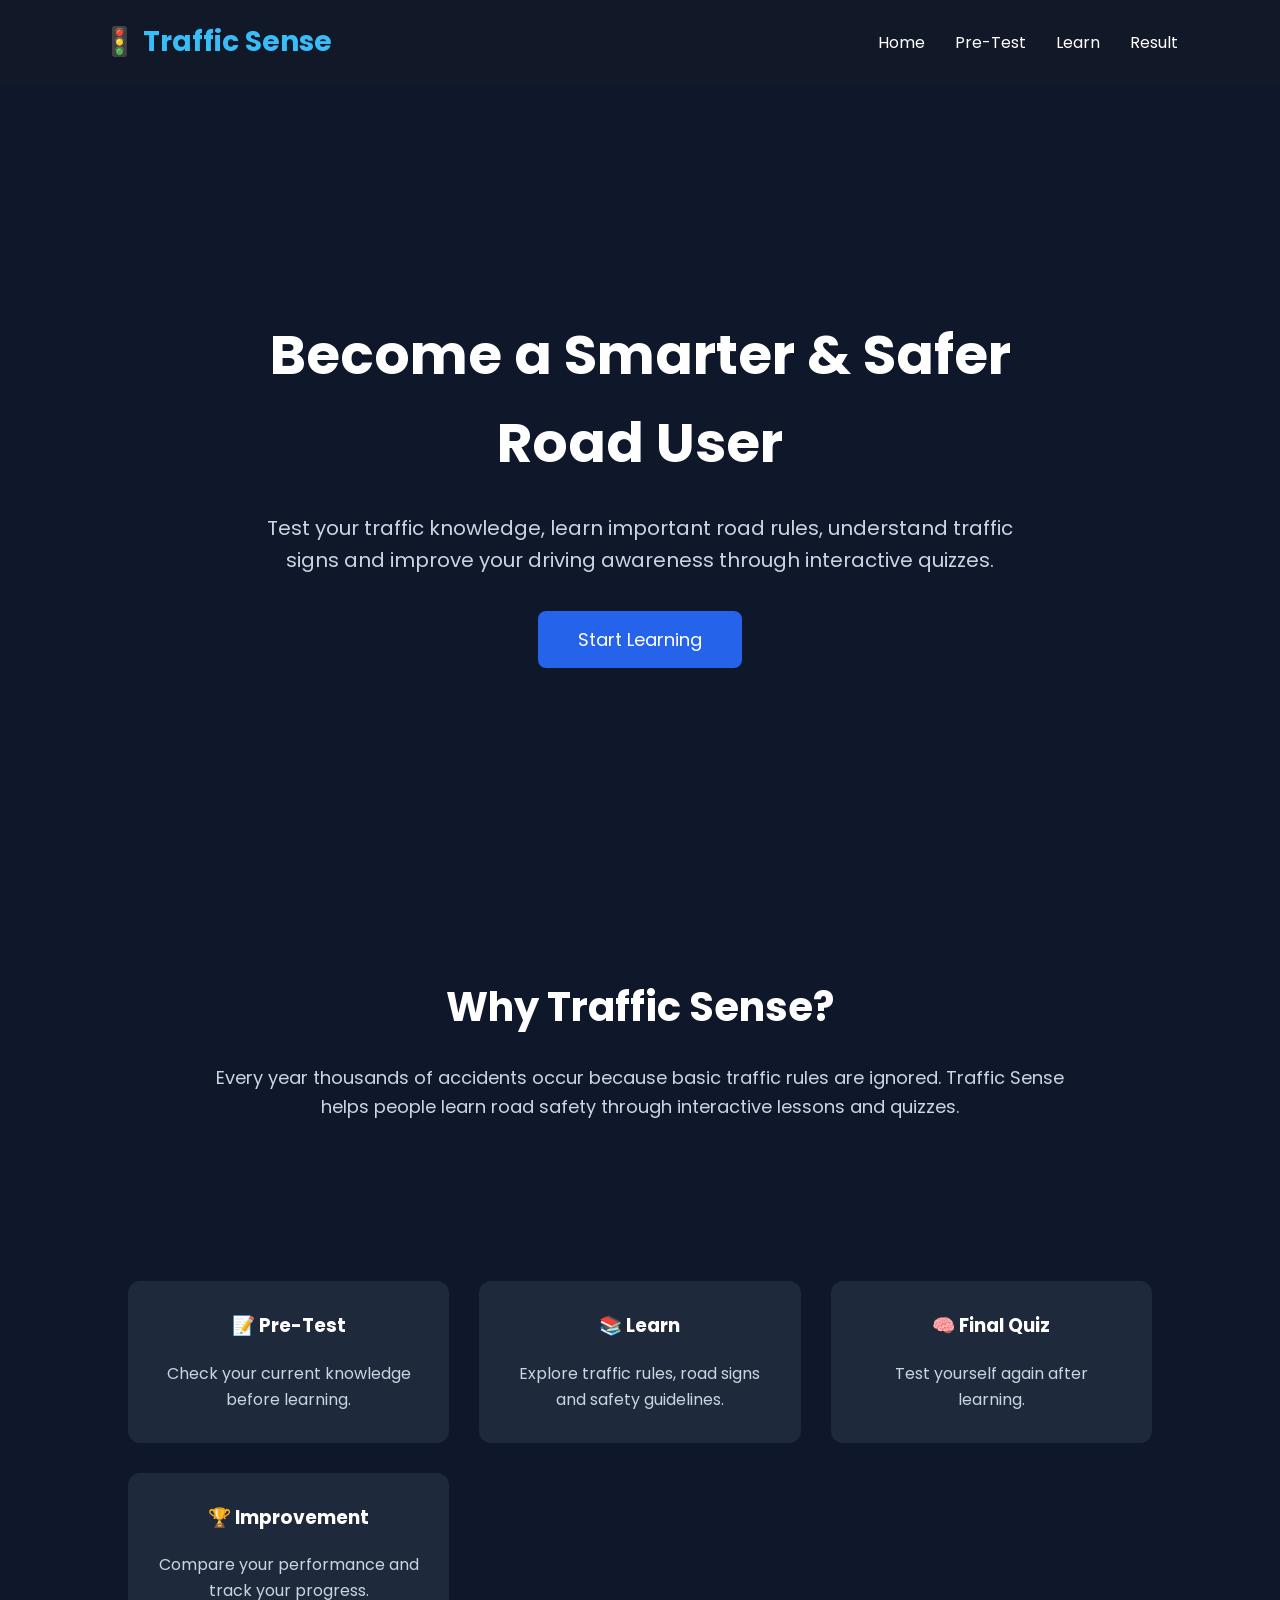
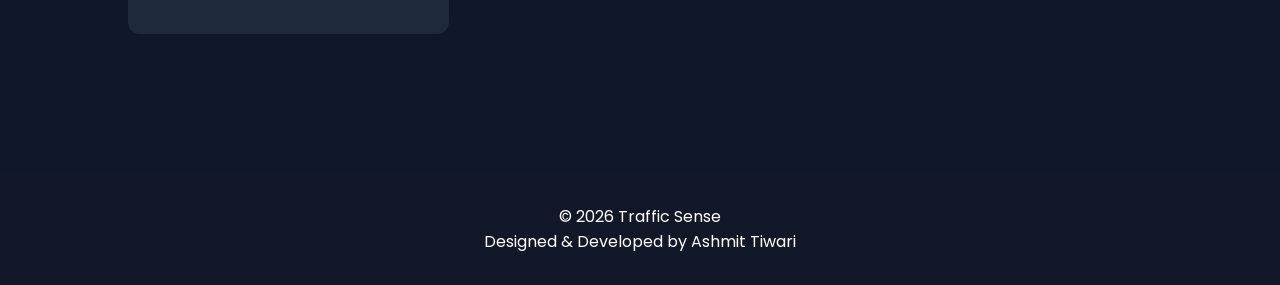
<file: Index.html>
<!DOCTYPE html>
<html lang="en">

<head>

    <meta charset="UTF-8">
    <meta name="viewport" content="width=device-width, initial-scale=1.0">

    <title>Traffic Sense | Learn Road Safety</title>

    <link rel="stylesheet" href="css/style.css">

</head>

<body>

    <!-- ================= NAVIGATION BAR ================= -->

    <header>

        <nav class="navbar">

            <div class="logo">
                🚦 Traffic Sense
            </div>

            <ul class="nav-links">

                <li><a href="index.html">Home</a></li>

                <li><a href="quiz.html">Pre-Test</a></li>

                <li><a href="learn.html">Learn</a></li>

                <li><a href="result.html">Result</a></li>

            </ul>

        </nav>

    </header>



    <!-- ================= HERO SECTION ================= -->

    <section class="hero">

        <div class="hero-content">

            <h1>Become a Smarter & Safer Road User</h1>

            <p>

                Test your traffic knowledge, learn important road rules,
                understand traffic signs and improve your driving awareness
                through interactive quizzes.

            </p>

            <a href="quiz.html">

                <button class="start-btn">

                    Start Learning

                </button>

            </a>

        </div>

    </section>



    <!-- ================= ABOUT ================= -->

    <section class="about">

        <h2>Why Traffic Sense?</h2>

        <p>

            Every year thousands of accidents occur because basic traffic
            rules are ignored.

            Traffic Sense helps people learn road safety through
            interactive lessons and quizzes.

        </p>

    </section>



    <!-- ================= FEATURES ================= -->

    <section class="features">

        <div class="card">

            <h3>📝 Pre-Test</h3>

            <p>
                Check your current knowledge before learning.
            </p>

        </div>



        <div class="card">

            <h3>📚 Learn</h3>

            <p>

                Explore traffic rules, road signs and safety guidelines.

            </p>

        </div>



        <div class="card">

            <h3>🧠 Final Quiz</h3>

            <p>

                Test yourself again after learning.

            </p>

        </div>



        <div class="card">

            <h3>🏆 Improvement</h3>

            <p>

                Compare your performance and track your progress.

            </p>

        </div>

    </section>



    <!-- ================= FOOTER ================= -->

    <footer>

        <p>

            © 2026 Traffic Sense

            <br>

            Designed & Developed by Ashmit Tiwari

        </p>

    </footer>



    <script src="js/script.js"></script>

</body>

</html>
</file>
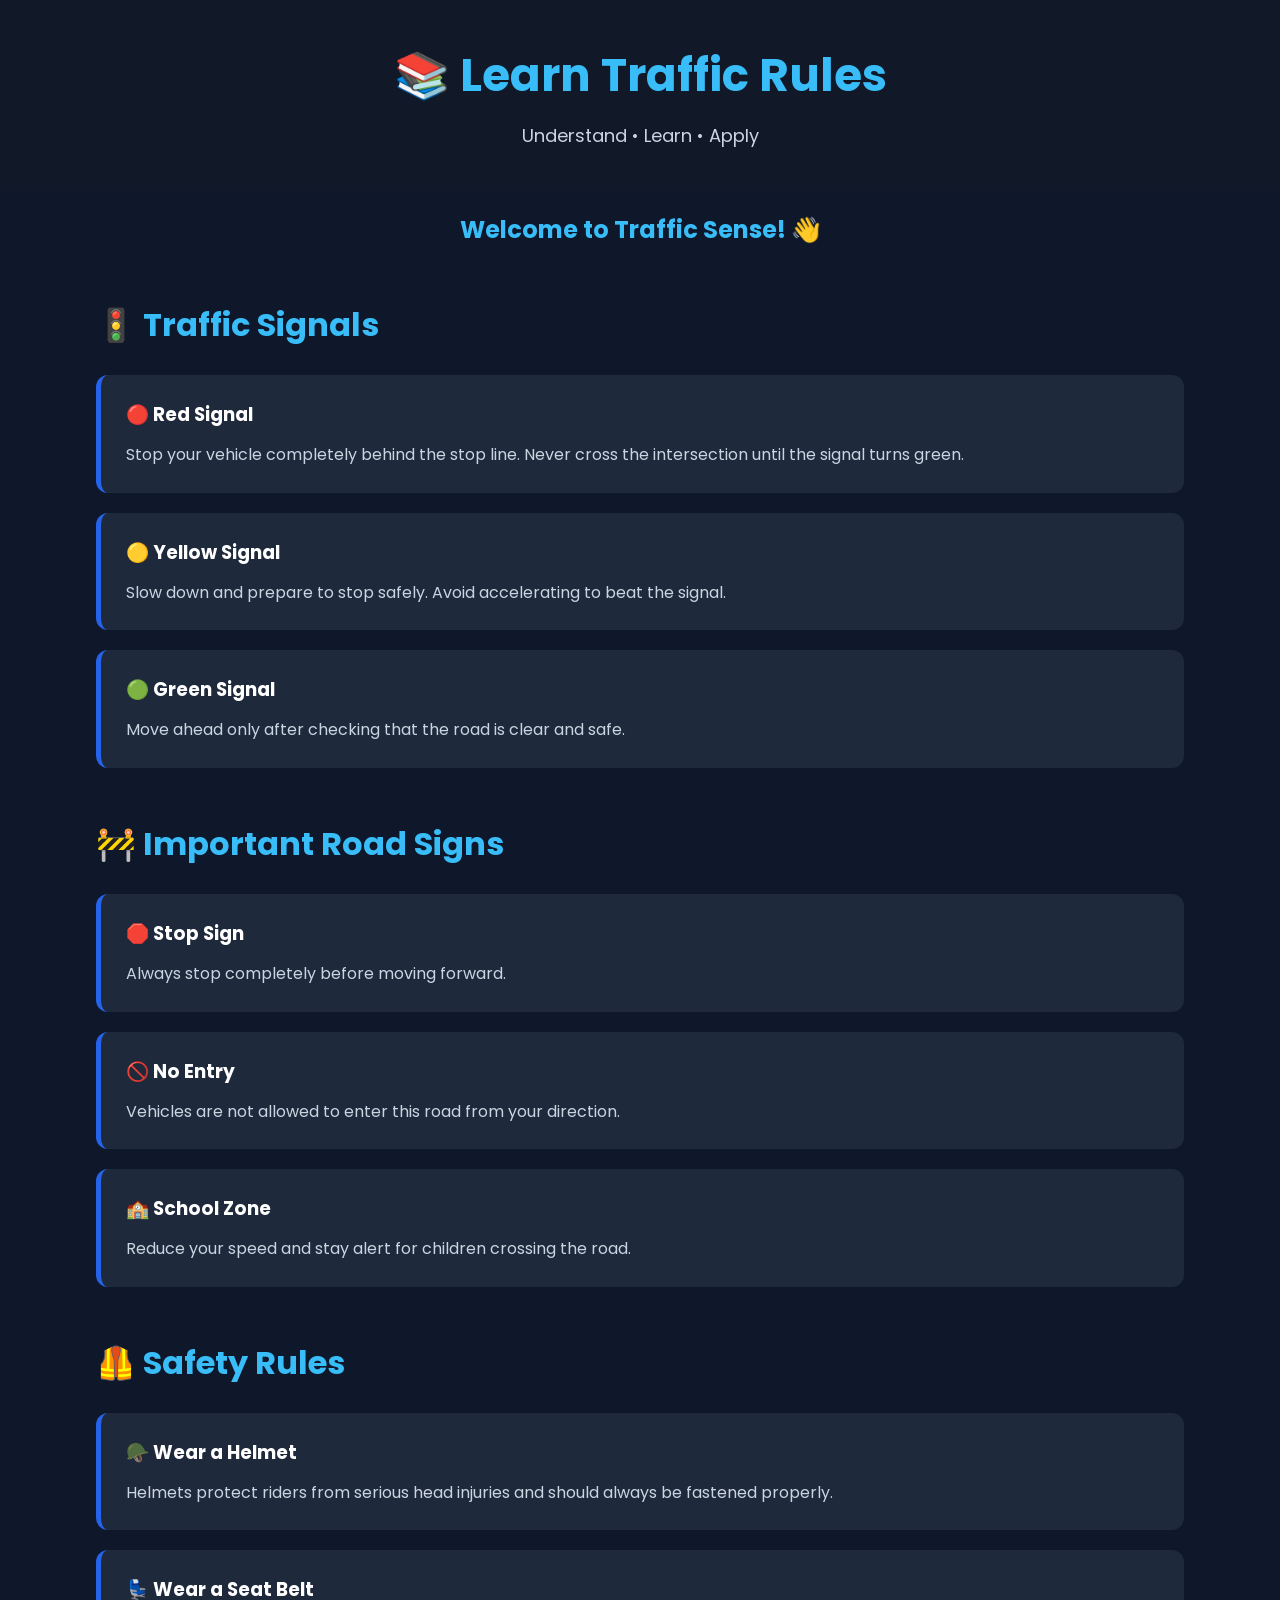
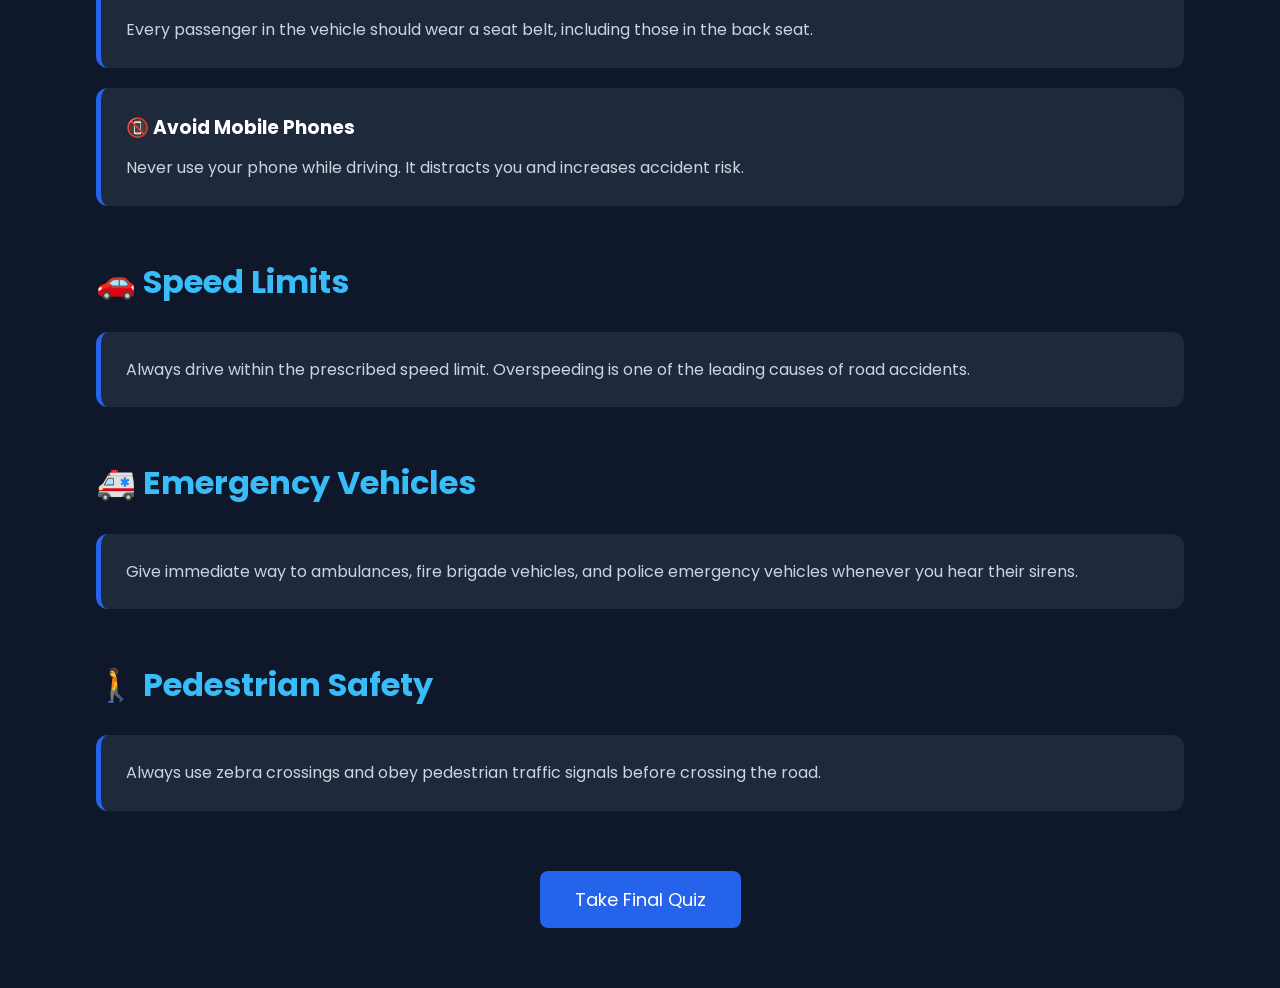
<file: learn.html>
<!DOCTYPE html>
<html lang="en">

<head>

    <meta charset="UTF-8">
    <meta name="viewport" content="width=device-width, initial-scale=1.0">

    <title>Traffic Sense | Learn</title>

    <link rel="stylesheet" href="css/learn.css">

</head>

<body>

<header>

    <h1>📚 Learn Traffic Rules</h1>

    <p>Understand • Learn • Apply</p>

</header>

<main>

    <!-- ================= TRAFFIC SIGNALS ================= -->

    <section class="module">

        <h2>🚦 Traffic Signals</h2>

        <div class="card">

            <h3>🔴 Red Signal</h3>

            <p>
                Stop your vehicle completely behind the stop line. Never cross the intersection until the signal turns green.
            </p>

        </div>

        <div class="card">

            <h3>🟡 Yellow Signal</h3>

            <p>
                Slow down and prepare to stop safely. Avoid accelerating to beat the signal.
            </p>

        </div>

        <div class="card">

            <h3>🟢 Green Signal</h3>

            <p>
                Move ahead only after checking that the road is clear and safe.
            </p>

        </div>

    </section>


    <!-- ================= ROAD SIGNS ================= -->

    <section class="module">

        <h2>🚧 Important Road Signs</h2>

        <div class="card">

            <h3>🛑 Stop Sign</h3>

            <p>
                Always stop completely before moving forward.
            </p>

        </div>

        <div class="card">

            <h3>🚫 No Entry</h3>

            <p>
                Vehicles are not allowed to enter this road from your direction.
            </p>

        </div>

        <div class="card">

            <h3>🏫 School Zone</h3>

            <p>
                Reduce your speed and stay alert for children crossing the road.
            </p>

        </div>

    </section>


    <!-- ================= SAFETY RULES ================= -->

    <section class="module">

        <h2>🦺 Safety Rules</h2>

        <div class="card">

            <h3>🪖 Wear a Helmet</h3>

            <p>
                Helmets protect riders from serious head injuries and should always be fastened properly.
            </p>

        </div>

        <div class="card">

            <h3>💺 Wear a Seat Belt</h3>

            <p>
                Every passenger in the vehicle should wear a seat belt, including those in the back seat.
            </p>

        </div>

        <div class="card">

            <h3>📵 Avoid Mobile Phones</h3>

            <p>
                Never use your phone while driving. It distracts you and increases accident risk.
            </p>

        </div>

    </section>


    <!-- ================= SPEED LIMITS ================= -->

    <section class="module">

        <h2>🚗 Speed Limits</h2>

        <div class="card">

            <p>
                Always drive within the prescribed speed limit. Overspeeding is one of the leading causes of road accidents.
            </p>

        </div>

    </section>


    <!-- ================= EMERGENCY VEHICLES ================= -->

    <section class="module">

        <h2>🚑 Emergency Vehicles</h2>

        <div class="card">

            <p>
                Give immediate way to ambulances, fire brigade vehicles, and police emergency vehicles whenever you hear their sirens.
            </p>

        </div>

    </section>


    <!-- ================= PEDESTRIAN SAFETY ================= -->

    <section class="module">

        <h2>🚶 Pedestrian Safety</h2>

        <div class="card">

            <p>
                Always use zebra crossings and obey pedestrian traffic signals before crossing the road.
            </p>

        </div>

    </section>


    <!-- ================= BUTTON ================= -->

    <div class="next-button">

        <button>

            Take Final Quiz

        </button>

    </div>

</main>

<script src="js/learn.js"></script>

</body>

</html>
</file>
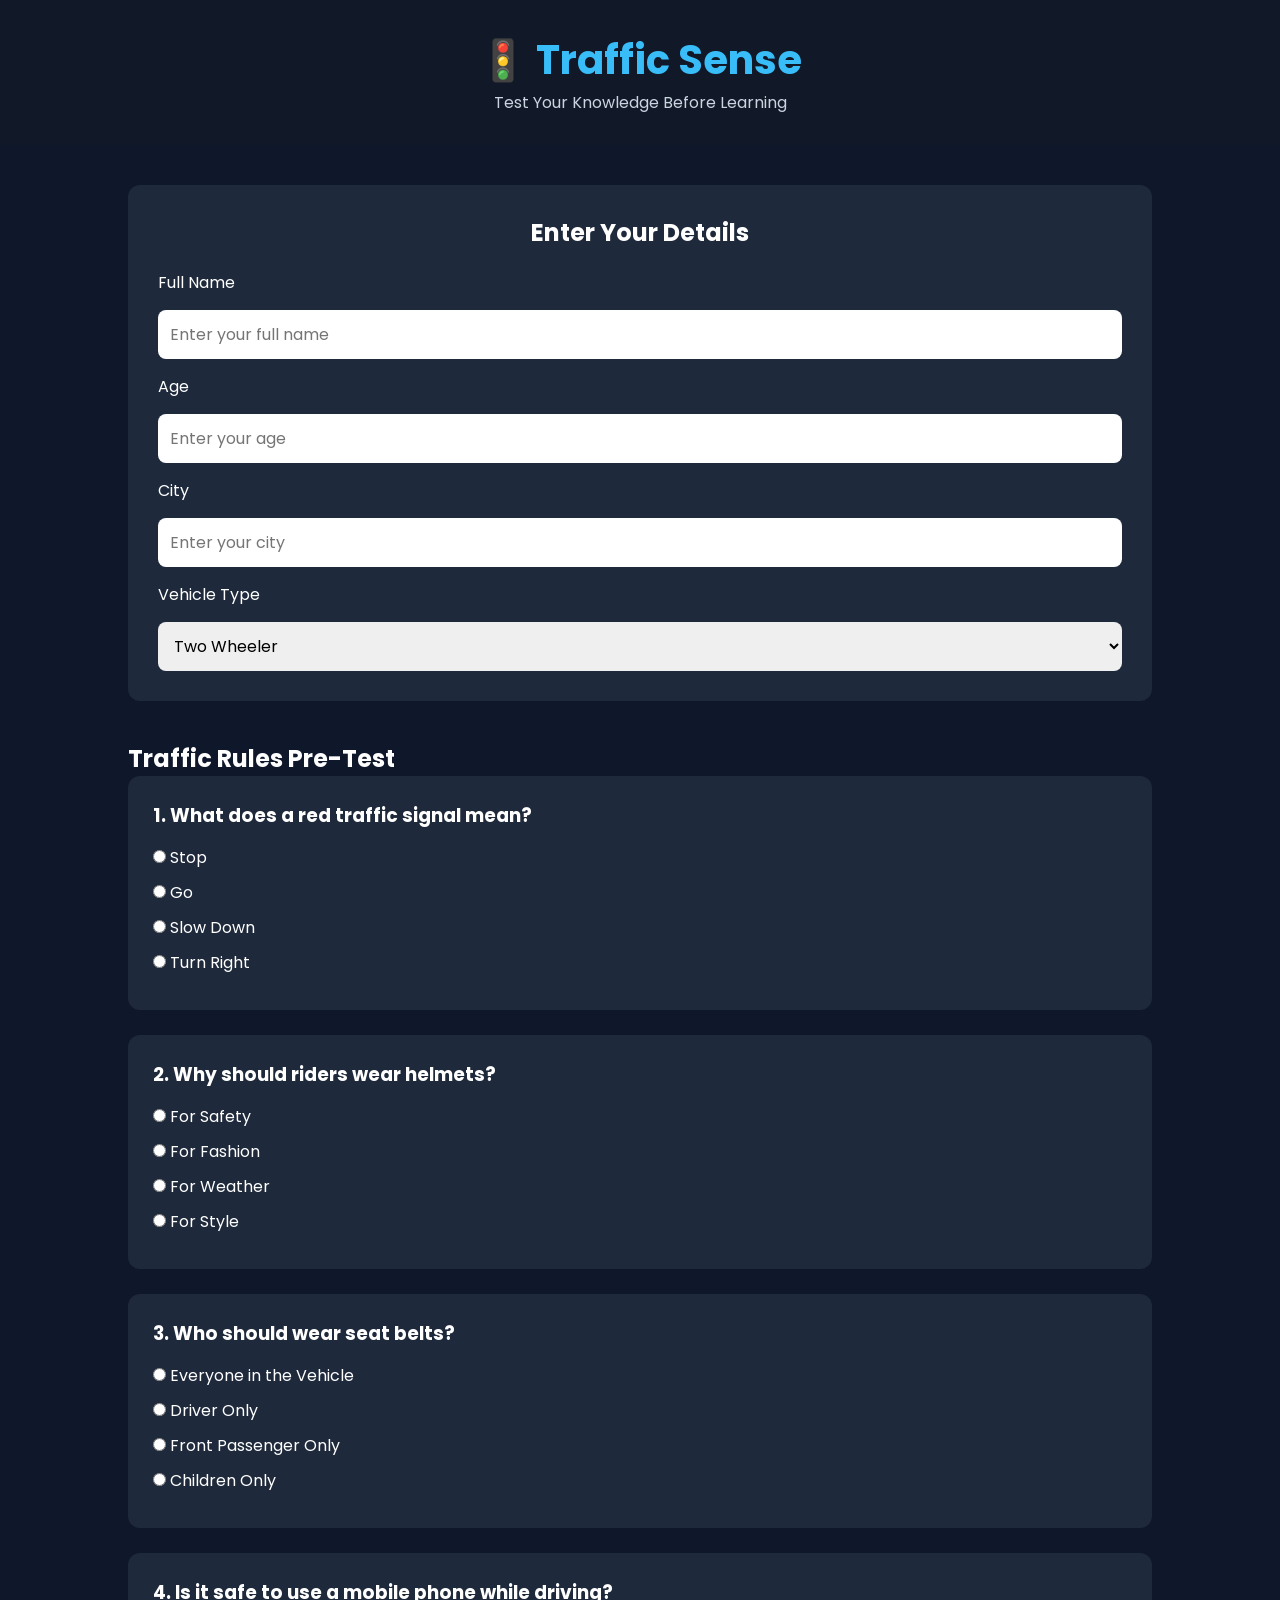
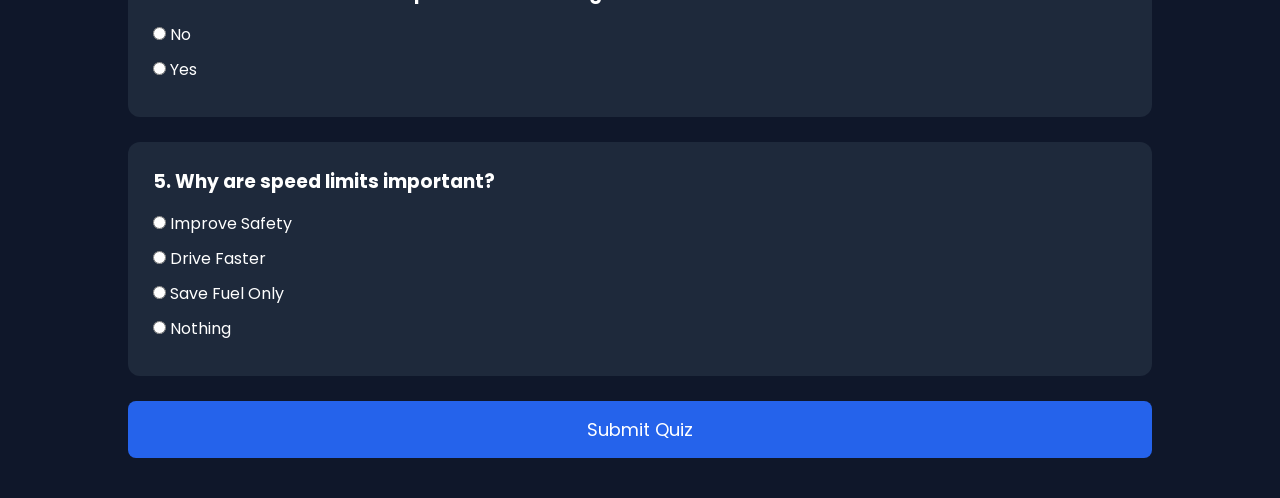
<file: quiz.html>
<!DOCTYPE html>
<html lang="en">

<head>

    <meta charset="UTF-8">
    <meta name="viewport" content="width=device-width, initial-scale=1.0">

    <title>Traffic Sense | Pre-Test</title>

    <link rel="stylesheet" href="css/quiz.css">

</head>

<body>

    <header>

        <h1>🚦 Traffic Sense</h1>

        <p>Test Your Knowledge Before Learning</p>

    </header>

    <section class="user-details">

        <h2>Enter Your Details</h2>

        <form id="userForm">

            <label for="name">Full Name</label>
            <input
                type="text"
                id="name"
                placeholder="Enter your full name"
                required>

            <label for="age">Age</label>
            <input
                type="number"
                id="age"
                placeholder="Enter your age"
                required>

            <label for="city">City</label>
            <input
                type="text"
                id="city"
                placeholder="Enter your city">

            <label for="vehicle">Vehicle Type</label>

            <select id="vehicle">

                <option value="Two Wheeler">Two Wheeler</option>
                <option value="Car">Car</option>
                <option value="Commercial Vehicle">Commercial Vehicle</option>
                <option value="I Don't Drive Yet">I Don't Drive Yet</option>

            </select>

        </form>

    </section>


    <section class="quiz-container">

        <h2>Traffic Rules Pre-Test</h2>

        <form id="quizForm">

            <!-- Question 1 -->

            <div class="question">

                <h3>1. What does a red traffic signal mean?</h3>

                <label>
                    <input type="radio" name="q1" value="Stop">
                    Stop
                </label>

                <label>
                    <input type="radio" name="q1" value="Go">
                    Go
                </label>

                <label>
                    <input type="radio" name="q1" value="Slow">
                    Slow Down
                </label>

                <label>
                    <input type="radio" name="q1" value="Turn">
                    Turn Right
                </label>

            </div>

            <!-- Question 2 -->

            <div class="question">

                <h3>2. Why should riders wear helmets?</h3>

                <label>
                    <input type="radio" name="q2" value="Safety">
                    For Safety
                </label>

                <label>
                    <input type="radio" name="q2" value="Fashion">
                    For Fashion
                </label>

                <label>
                    <input type="radio" name="q2" value="Weather">
                    For Weather
                </label>

                <label>
                    <input type="radio" name="q2" value="Style">
                    For Style
                </label>

            </div>

            <!-- Question 3 -->

            <div class="question">

                <h3>3. Who should wear seat belts?</h3>

                <label>
                    <input type="radio" name="q3" value="Everyone">
                    Everyone in the Vehicle
                </label>

                <label>
                    <input type="radio" name="q3" value="Driver">
                    Driver Only
                </label>

                <label>
                    <input type="radio" name="q3" value="Front">
                    Front Passenger Only
                </label>

                <label>
                    <input type="radio" name="q3" value="Children">
                    Children Only
                </label>

            </div>

            <!-- Question 4 -->

            <div class="question">

                <h3>4. Is it safe to use a mobile phone while driving?</h3>

                <label>
                    <input type="radio" name="q4" value="No">
                    No
                </label>

                <label>
                    <input type="radio" name="q4" value="Yes">
                    Yes
                </label>

            </div>

            <!-- Question 5 -->

            <div class="question">

                <h3>5. Why are speed limits important?</h3>

                <label>
                    <input type="radio" name="q5" value="Safety">
                    Improve Safety
                </label>

                <label>
                    <input type="radio" name="q5" value="Race">
                    Drive Faster
                </label>

                <label>
                    <input type="radio" name="q5" value="Fuel">
                    Save Fuel Only
                </label>

                <label>
                    <input type="radio" name="q5" value="Nothing">
                    Nothing
                </label>

            </div>

            <button type="button" id="submitQuiz">

                Submit Quiz

            </button>

        </form>

    </section>

    <script src="js/quiz.js"></script>

</body>

</html>
</file>
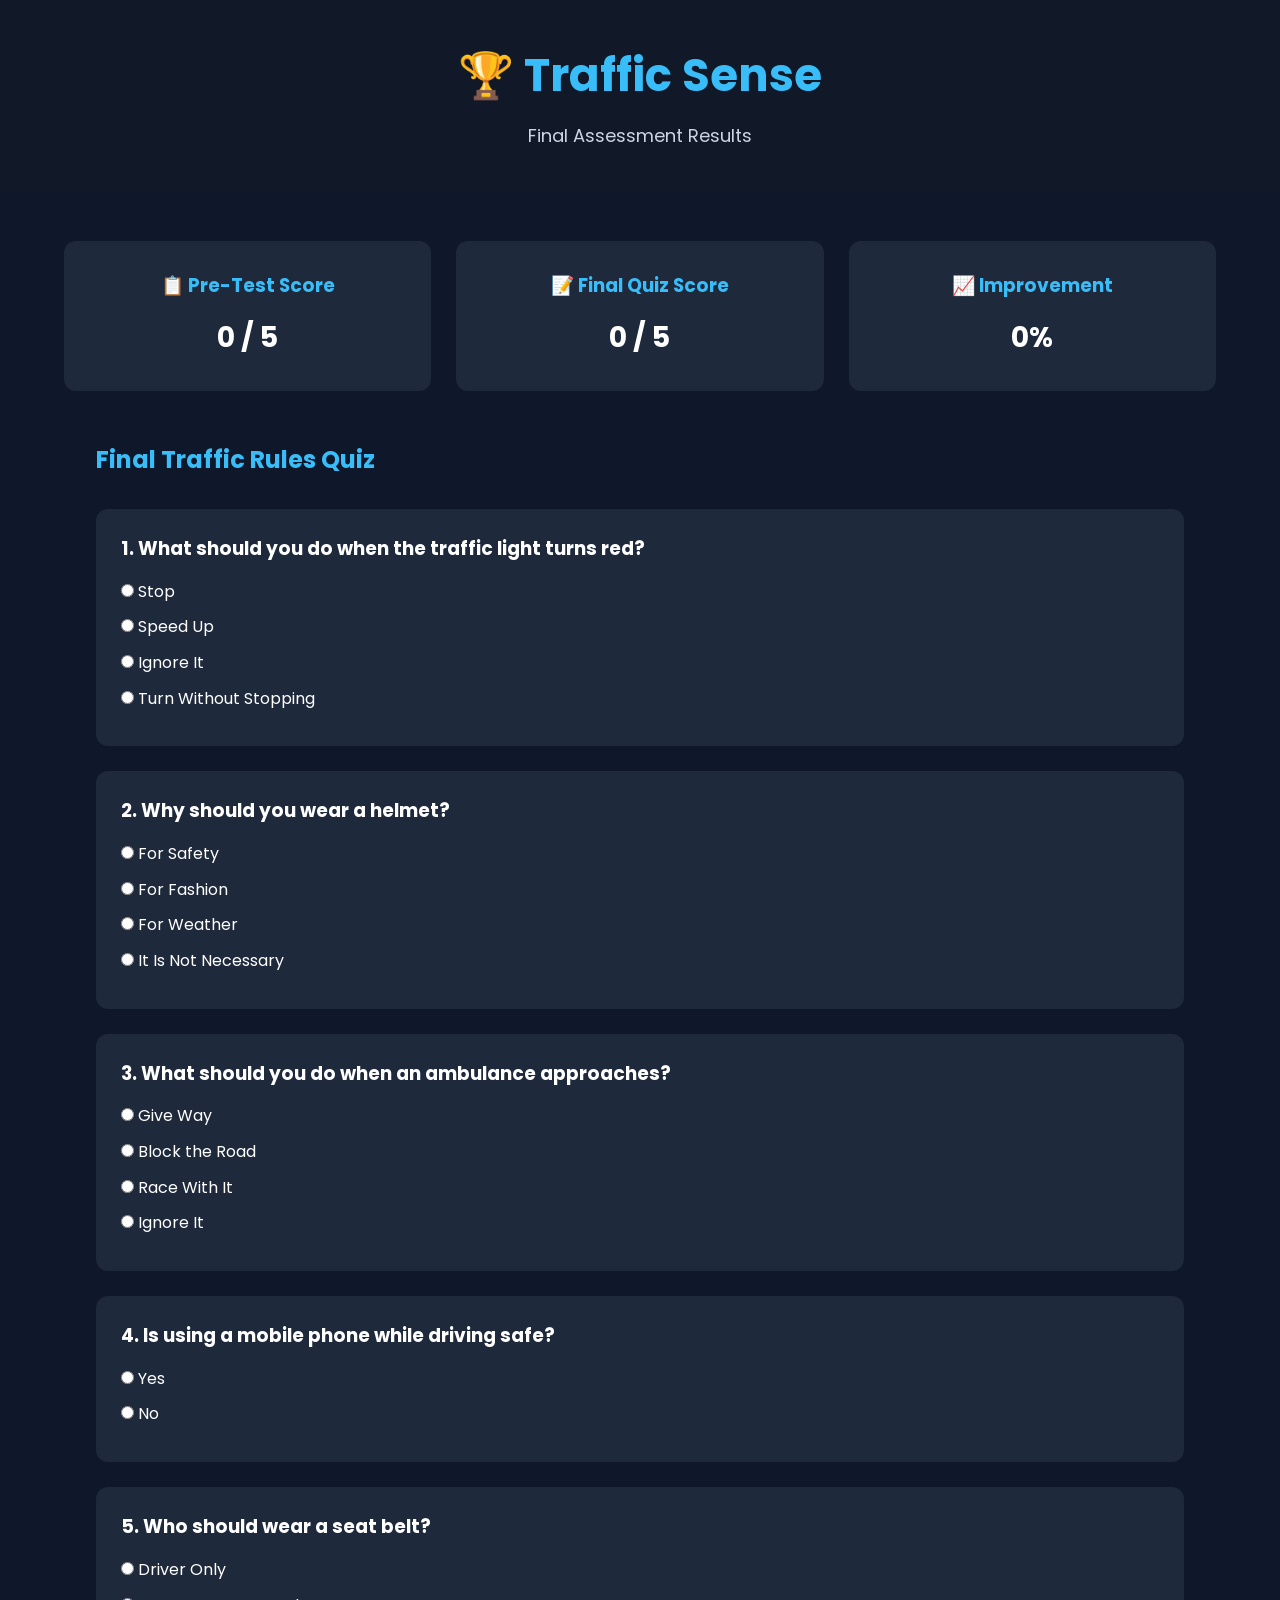
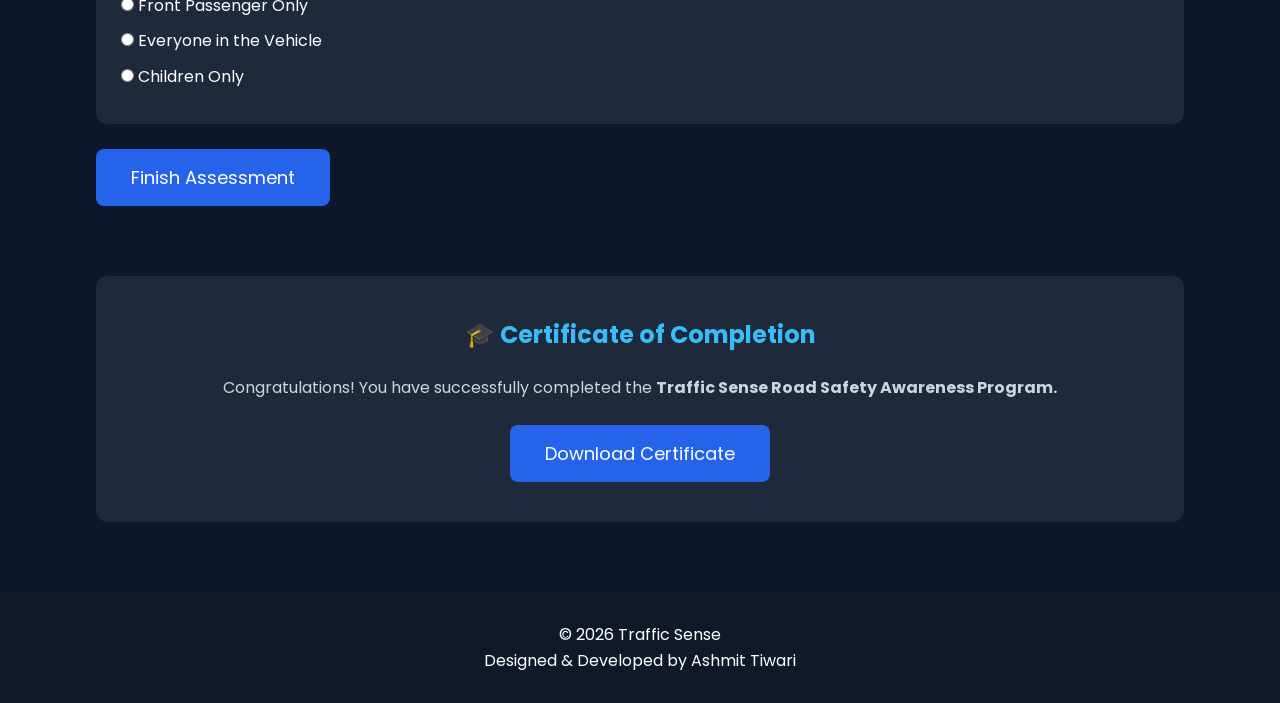
<file: result.html>
<!DOCTYPE html>
<html lang="en">

<head>

    <meta charset="UTF-8">
    <meta name="viewport" content="width=device-width, initial-scale=1.0">

    <title>Traffic Sense | Results</title>

    <link rel="stylesheet" href="css/result.css">

</head>

<body>

<header>

    <h1>🏆 Traffic Sense</h1>

    <p>Final Assessment Results</p>

</header>

<main>

    <!-- ================= SCORE BOARD ================= -->

    <section class="score-board">

        <div class="score-card">

            <h3>📋 Pre-Test Score</h3>

            <p id="preScore">0 / 5</p>

        </div>

        <div class="score-card">

            <h3>📝 Final Quiz Score</h3>

            <p id="finalScore">0 / 5</p>

        </div>

        <div class="score-card">

            <h3>📈 Improvement</h3>

            <p id="improvement">0%</p>

        </div>

    </section>


    <!-- ================= FINAL QUIZ ================= -->

    <section class="final-quiz">

        <h2>Final Traffic Rules Quiz</h2>

        <!-- Question 1 -->

        <div class="question">

            <h3>1. What should you do when the traffic light turns red?</h3>

            <label>
                <input type="radio" name="q1">
                Stop
            </label>

            <label>
                <input type="radio" name="q1">
                Speed Up
            </label>

            <label>
                <input type="radio" name="q1">
                Ignore It
            </label>

            <label>
                <input type="radio" name="q1">
                Turn Without Stopping
            </label>

        </div>

        <!-- Question 2 -->

        <div class="question">

            <h3>2. Why should you wear a helmet?</h3>

            <label>
                <input type="radio" name="q2">
                For Safety
            </label>

            <label>
                <input type="radio" name="q2">
                For Fashion
            </label>

            <label>
                <input type="radio" name="q2">
                For Weather
            </label>

            <label>
                <input type="radio" name="q2">
                It Is Not Necessary
            </label>

        </div>

        <!-- Question 3 -->

        <div class="question">

            <h3>3. What should you do when an ambulance approaches?</h3>

            <label>
                <input type="radio" name="q3">
                Give Way
            </label>

            <label>
                <input type="radio" name="q3">
                Block the Road
            </label>

            <label>
                <input type="radio" name="q3">
                Race With It
            </label>

            <label>
                <input type="radio" name="q3">
                Ignore It
            </label>

        </div>

        <!-- Question 4 -->

        <div class="question">

            <h3>4. Is using a mobile phone while driving safe?</h3>

            <label>
                <input type="radio" name="q4">
                Yes
            </label>

            <label>
                <input type="radio" name="q4">
                No
            </label>

        </div>

        <!-- Question 5 -->

        <div class="question">

            <h3>5. Who should wear a seat belt?</h3>

            <label>
                <input type="radio" name="q5">
                Driver Only
            </label>

            <label>
                <input type="radio" name="q5">
                Front Passenger Only
            </label>

            <label>
                <input type="radio" name="q5">
                Everyone in the Vehicle
            </label>

            <label>
                <input type="radio" name="q5">
                Children Only
            </label>

        </div>

        <button id="finishQuiz">

            Finish Assessment

        </button>

    </section>


    <!-- ================= CERTIFICATE ================= -->

    <section class="certificate">

        <h2>🎓 Certificate of Completion</h2>

        <p>

            Congratulations!

            You have successfully completed the

            <strong>Traffic Sense Road Safety Awareness Program.</strong>

        </p>

        <button>

            Download Certificate

        </button>

    </section>

</main>


<footer>

    <p>

        © 2026 Traffic Sense

        <br>

        Designed & Developed by Ashmit Tiwari

    </p>

</footer>

<script src="js/result.js"></script>

</body>

</html>
</file>
<file: css/style.css>
/* ===========================
   GOOGLE FONT
=========================== */

@import url('https://fonts.googleapis.com/css2?family=Poppins:wght@300;400;500;600;700&display=swap');

/* ===========================
   RESET
=========================== */

*{
    margin:0;
    padding:0;
    box-sizing:border-box;
    font-family:'Poppins',sans-serif;
}

/* ===========================
   BODY
=========================== */

body{
    background:#0F172A;
    color:white;
    line-height:1.6;
}

/* ===========================
   NAVBAR
=========================== */

.navbar{

    display:flex;
    justify-content:space-between;
    align-items:center;

    padding:20px 8%;

    background:#111827;

    position:sticky;
    top:0;
}

.logo{

    font-size:28px;
    font-weight:bold;

    color:#38BDF8;

}

.nav-links{

    display:flex;
    list-style:none;
    gap:30px;

}

.nav-links a{

    color:white;

    text-decoration:none;

    transition:.3s;

}

.nav-links a:hover{

    color:#38BDF8;

}

/* ===========================
   HERO SECTION
=========================== */

.hero{

    display:flex;

    justify-content:center;

    align-items:center;

    text-align:center;

    min-height:90vh;

    padding:50px;

}

.hero-content{

    max-width:800px;

}

.hero h1{

    font-size:55px;

    margin-bottom:25px;

}

.hero p{

    font-size:20px;

    color:#CBD5E1;

    margin-bottom:35px;

}

/* ===========================
   BUTTON
=========================== */

.start-btn{

    padding:15px 40px;

    border:none;

    border-radius:8px;

    background:#2563EB;

    color:white;

    font-size:18px;

    cursor:pointer;

    transition:.3s;

}

.start-btn:hover{

    background:#1D4ED8;

    transform:scale(1.05);

}

/* ===========================
   ABOUT
=========================== */

.about{

    padding:80px 10%;

    text-align:center;

}

.about h2{

    font-size:40px;

    margin-bottom:25px;

}

.about p{

    max-width:900px;

    margin:auto;

    color:#CBD5E1;

    font-size:18px;

}

/* ===========================
   FEATURES
=========================== */

.features{

    display:grid;

    grid-template-columns:repeat(auto-fit,minmax(250px,1fr));

    gap:30px;

    padding:80px 10%;

}

.card{

    background:#1E293B;

    padding:30px;

    border-radius:12px;

    transition:.3s;

    text-align:center;

}

.card:hover{

    transform:translateY(-10px);

    background:#334155;

}

.card h3{

    margin-bottom:20px;

}

.card p{

    color:#CBD5E1;

}

/* ===========================
   FOOTER
=========================== */

footer{

    text-align:center;

    padding:30px;

    background:#111827;

    margin-top:60px;

}
</file>
<file: css/learn.css>
@import url('https://fonts.googleapis.com/css2?family=Poppins:wght@300;400;500;600;700&display=swap');

/* ===========================
   RESET
=========================== */

*{
    margin:0;
    padding:0;
    box-sizing:border-box;
    font-family:'Poppins',sans-serif;
}

/* ===========================
   BODY
=========================== */

body{

    background:#0F172A;
    color:white;
    line-height:1.6;

}

/* ===========================
   HEADER
=========================== */

header{

    background:#111827;

    text-align:center;

    padding:40px;

}

header h1{

    color:#38BDF8;

    font-size:45px;

    margin-bottom:10px;

}

header p{

    color:#CBD5E1;

    font-size:18px;

}

/* ===========================
   MODULES
=========================== */

.module{

    width:85%;

    margin:50px auto;

}

.module h2{

    color:#38BDF8;

    margin-bottom:25px;

    font-size:32px;

}

/* ===========================
   CARDS
=========================== */

.card{

    background:#1E293B;

    padding:25px;

    margin-bottom:20px;

    border-radius:12px;

    transition:0.3s;

    border-left:5px solid #2563EB;

}

.card:hover{

    transform:translateY(-5px);

    background:#334155;

}

.card h3{

    margin-bottom:12px;

}

.card p{

    color:#CBD5E1;

}

/* ===========================
   BUTTON
=========================== */

.next-button{

    text-align:center;

    margin:60px 0;

}

.next-button button{

    padding:15px 35px;

    border:none;

    border-radius:8px;

    background:#2563EB;

    color:white;

    font-size:18px;

    cursor:pointer;

    transition:.3s;

}

.next-button button:hover{

    background:#1D4ED8;

    transform:scale(1.05);

}
</file>
<file: css/quiz.css>
@import url('https://fonts.googleapis.com/css2?family=Poppins:wght@300;400;500;600;700&display=swap');

/* ===========================
   RESET
=========================== */

*{
    margin:0;
    padding:0;
    box-sizing:border-box;
    font-family:'Poppins',sans-serif;
}

/* ===========================
   BODY
=========================== */

body{

    background:#0F172A;
    color:white;

}

/* ===========================
   HEADER
=========================== */

header{

    background:#111827;

    text-align:center;

    padding:30px;

}

header h1{

    color:#38BDF8;

    font-size:40px;

}

header p{

    color:#CBD5E1;

}

/* ===========================
   USER DETAILS
=========================== */

.user-details{

    width:80%;

    margin:40px auto;

    background:#1E293B;

    padding:30px;

    border-radius:12px;

}

.user-details h2{

    margin-bottom:20px;

    text-align:center;

}

.user-details form{

    display:flex;

    flex-direction:column;

    gap:15px;

}

.user-details input,
.user-details select{

    padding:12px;

    border:none;

    border-radius:8px;

    font-size:16px;

}

/* ===========================
   QUIZ
=========================== */

.quiz-container{

    width:80%;

    margin:40px auto;

}

.question{

    background:#1E293B;

    padding:25px;

    border-radius:12px;

    margin-bottom:25px;

}

.question h3{

    margin-bottom:15px;

}

.question label{

    display:block;

    margin:10px 0;

}

/* ===========================
   BUTTON
=========================== */

#submitQuiz{

    width:100%;

    padding:15px;

    border:none;

    border-radius:8px;

    background:#2563EB;

    color:white;

    font-size:18px;

    cursor:pointer;

    transition:.3s;

}

#submitQuiz:hover{

    background:#1D4ED8;

}
</file>
<file: css/result.css>
@import url('https://fonts.googleapis.com/css2?family=Poppins:wght@300;400;500;600;700&display=swap');

/* ===========================
   RESET
=========================== */

*{
    margin:0;
    padding:0;
    box-sizing:border-box;
    font-family:'Poppins',sans-serif;
}

/* ===========================
   BODY
=========================== */

body{

    background:#0F172A;
    color:white;
    line-height:1.6;

}

/* ===========================
   HEADER
=========================== */

header{

    background:#111827;
    text-align:center;
    padding:40px;

}

header h1{

    color:#38BDF8;
    font-size:45px;
    margin-bottom:10px;

}

header p{

    color:#CBD5E1;
    font-size:18px;

}

/* ===========================
   SCORE BOARD
=========================== */

.score-board{

    width:90%;
    margin:50px auto;

    display:grid;
    grid-template-columns:repeat(auto-fit,minmax(250px,1fr));
    gap:25px;

}

.score-card{

    background:#1E293B;
    padding:30px;
    border-radius:12px;
    text-align:center;
    transition:.3s;

}

.score-card:hover{

    transform:translateY(-8px);
    background:#334155;

}

.score-card h3{

    color:#38BDF8;
    margin-bottom:15px;

}

.score-card p{

    font-size:28px;
    font-weight:bold;

}

/* ===========================
   FINAL QUIZ
=========================== */

.final-quiz{

    width:85%;
    margin:40px auto;

}

.final-quiz h2{

    margin-bottom:30px;
    color:#38BDF8;

}

.question{

    background:#1E293B;
    padding:25px;
    border-radius:12px;
    margin-bottom:25px;

}

.question h3{

    margin-bottom:15px;

}

.question label{

    display:block;
    margin:10px 0;

}

/* ===========================
   BUTTONS
=========================== */

button{

    padding:15px 35px;
    border:none;
    border-radius:8px;
    background:#2563EB;
    color:white;
    font-size:18px;
    cursor:pointer;
    transition:.3s;

}

button:hover{

    background:#1D4ED8;
    transform:scale(1.05);

}

/* ===========================
   CERTIFICATE
=========================== */

.certificate{

    width:85%;
    margin:70px auto;
    background:#1E293B;
    padding:40px;
    border-radius:12px;
    text-align:center;

}

.certificate h2{

    color:#38BDF8;
    margin-bottom:20px;

}

.certificate p{

    color:#CBD5E1;
    margin-bottom:25px;

}

/* ===========================
   FOOTER
=========================== */

footer{

    background:#111827;
    text-align:center;
    padding:30px;
    margin-top:50px;

}
</file>
